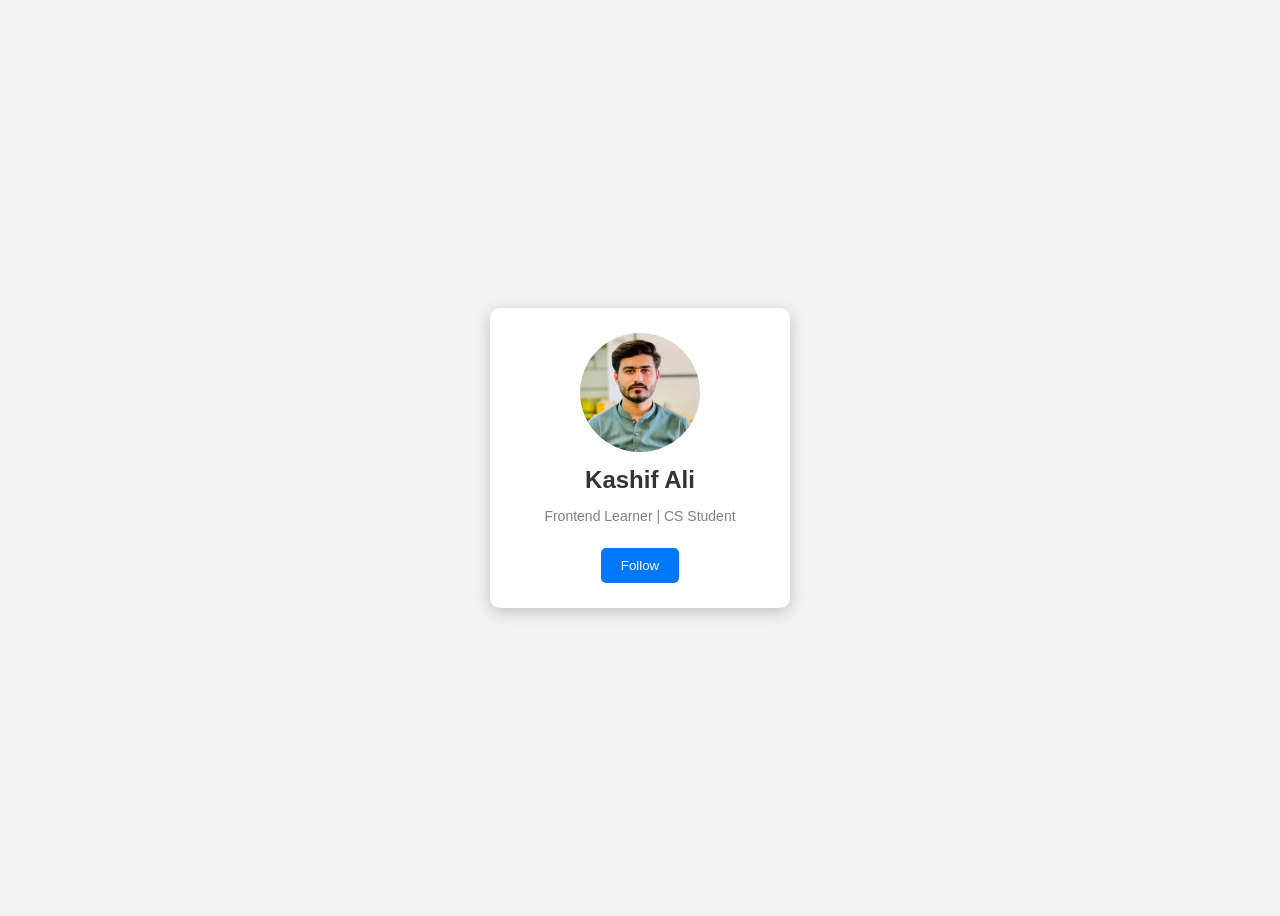
<file: 01. Profile Card/index.html>
<!doctype html>
<html lang="en">
  <head>
    <meta charset="UTF-8" />
    <meta name="viewport" content="width=device-width, initial-scale=1.0" />
    <link rel="stylesheet" href="style.css">
    <title>Profile Card</title>
  </head>
  <body>
   
    <div class="card">
      <img src="images/WhatsApp Image 2026-03-10 at 7.41.36 PM.jpeg" alt="profile" />
      <h2>Kashif Ali</h2>
      <p>Frontend Learner | CS Student</p>
      <button>Follow</button>
    
    </div>
  </body>
</html>
</file>
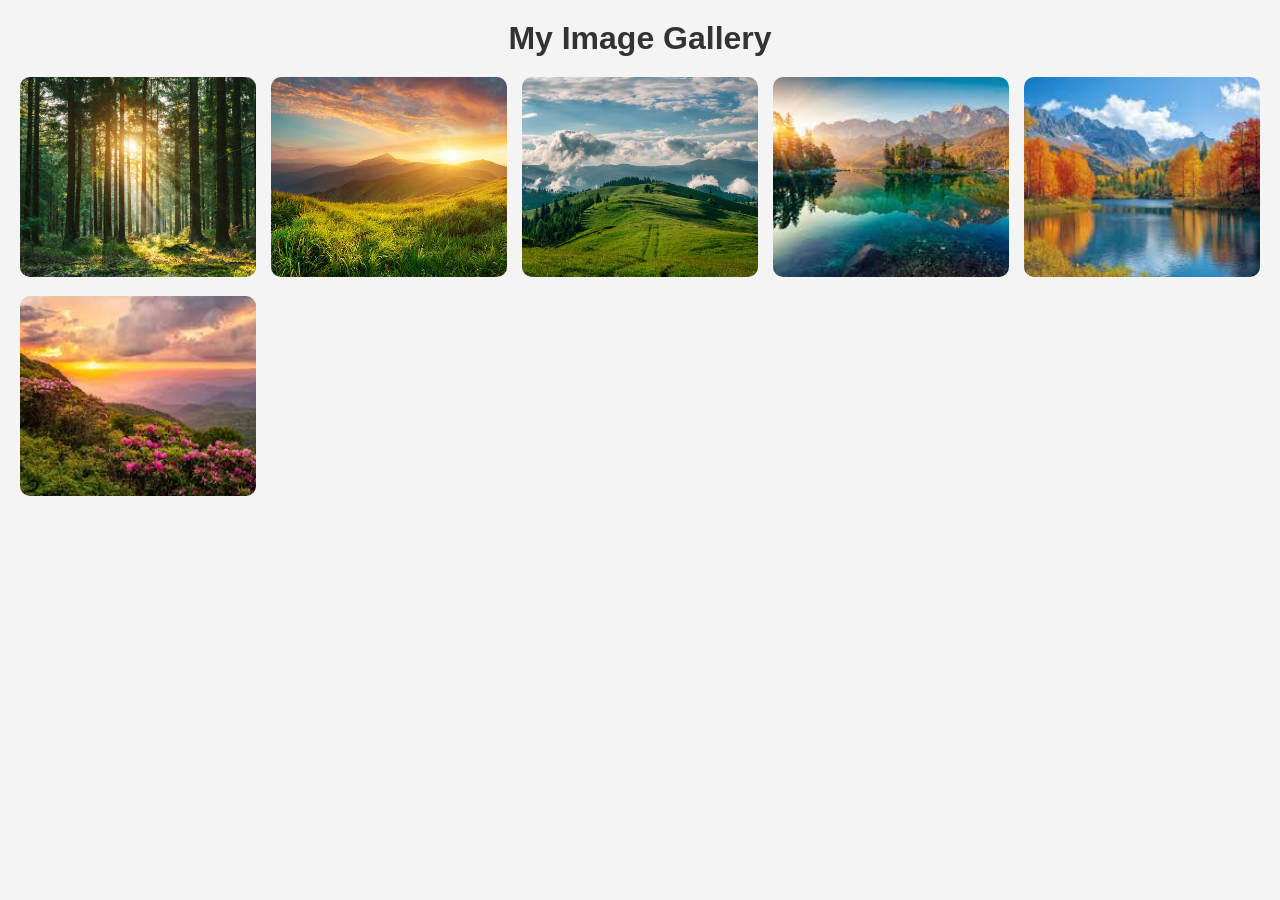
<file: 04. Responsive Image Gallery/index.html>
<!doctype html>
<html lang="en">
  <head>
    <meta charset="UTF-8" />
    <meta name="viewport" content="width=device-width, initial-scale=1.0" />
    <link rel="stylesheet" href="style.css">
    <title>Image Gallery</title>
  </head>
    <body>
    
    <h1>My Image Gallery</h1>

    <div class="gallery">
      <div class="item">
        <img src="images/img1.jpg" alt="Image 1" />
      </div>

      <div class="item">
        <img src="images/img2.jpg" alt="Image 2" />
      </div>

      <div class="item">
        <img src="images/img3.jpg" alt="Image 3" />
      </div>

      <div class="item">
        <img src="images/img4.jpeg" alt="Image 4" />
      </div>

      <div class="item">
        <img src="images/img5.jpeg" alt="Image 5" />
      </div>

      <div class="item">
        <img src="images/img6.jpeg" alt="Image 6" />
      </div>
    </div>
  
    </body>
</html>
</file>
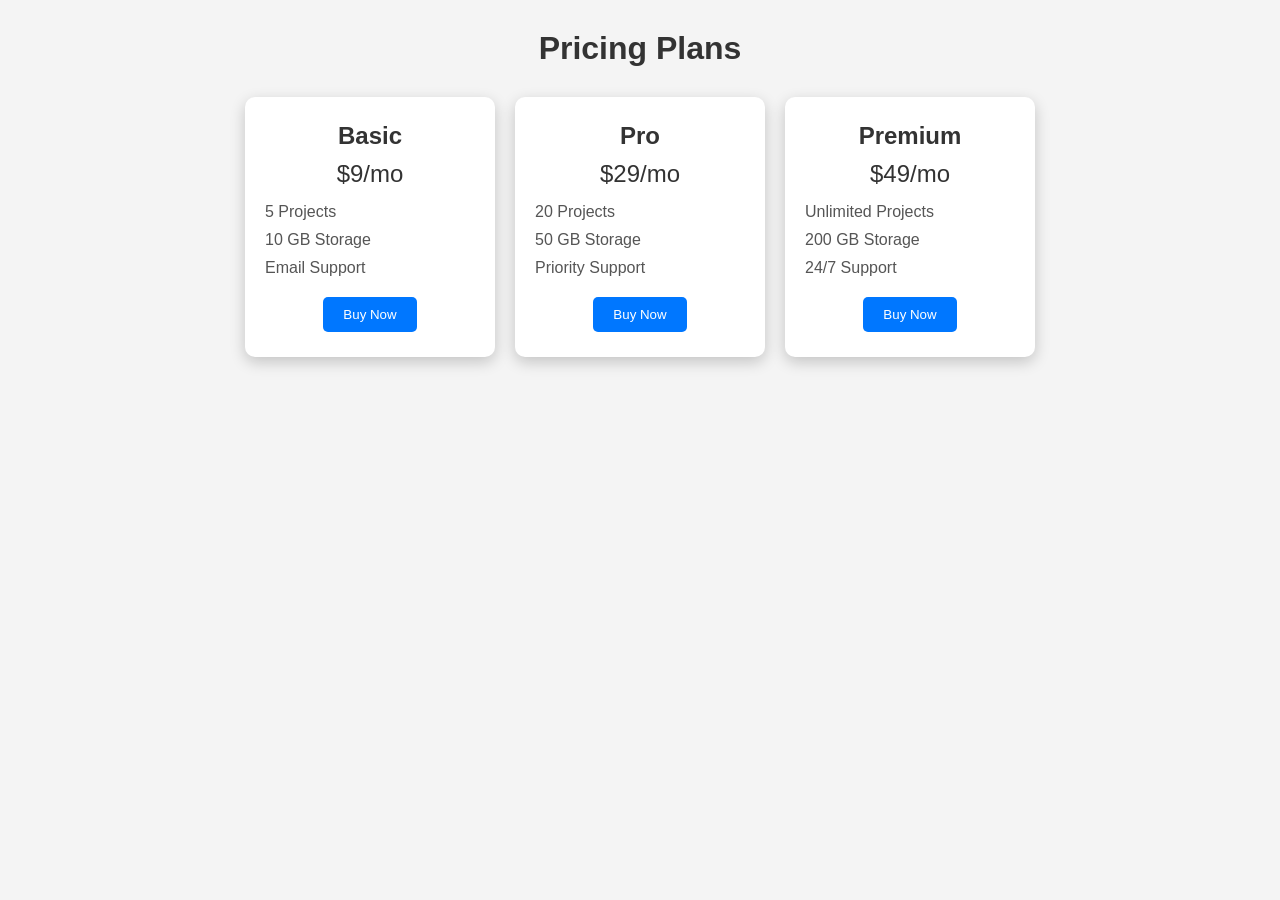
<file: 05. Pricing Card UI/index.html>
<!doctype html>
<html lang="en">
  <head>
    <meta charset="UTF-8" />
    <meta name="viewport" content="width=device-width, initial-scale=1.0" />
    <link rel="stylesheet" href="style.css" />
    <title>Pricing Card UI</title>
  </head>
  <body>
    <h1>Pricing Plans</h1>

    <div class="pricing-container">
      
        <div class="card">
        <h2>Basic</h2>
        <p class="price">$9/mo</p>
        <ul>
          <li>5 Projects</li>
          <li>10 GB Storage</li>
          <li>Email Support</li>
        </ul>
        <button>Buy Now</button>
      </div>

      <div class="card">
        <h2>Pro</h2>
        <p class="price">$29/mo</p>
        <ul>
          <li>20 Projects</li>
          <li>50 GB Storage</li>
          <li>Priority Support</li>
        </ul>
        <button>Buy Now</button>
      </div>

      <div class="card">
        <h2>Premium</h2>
        <p class="price">$49/mo</p>
        <ul>
          <li>Unlimited Projects</li>
          <li>200 GB Storage</li>
          <li>24/7 Support</li>
        </ul>
        <button>Buy Now</button>
      </div>
   
    </div>
  </body>
</html>
</file>
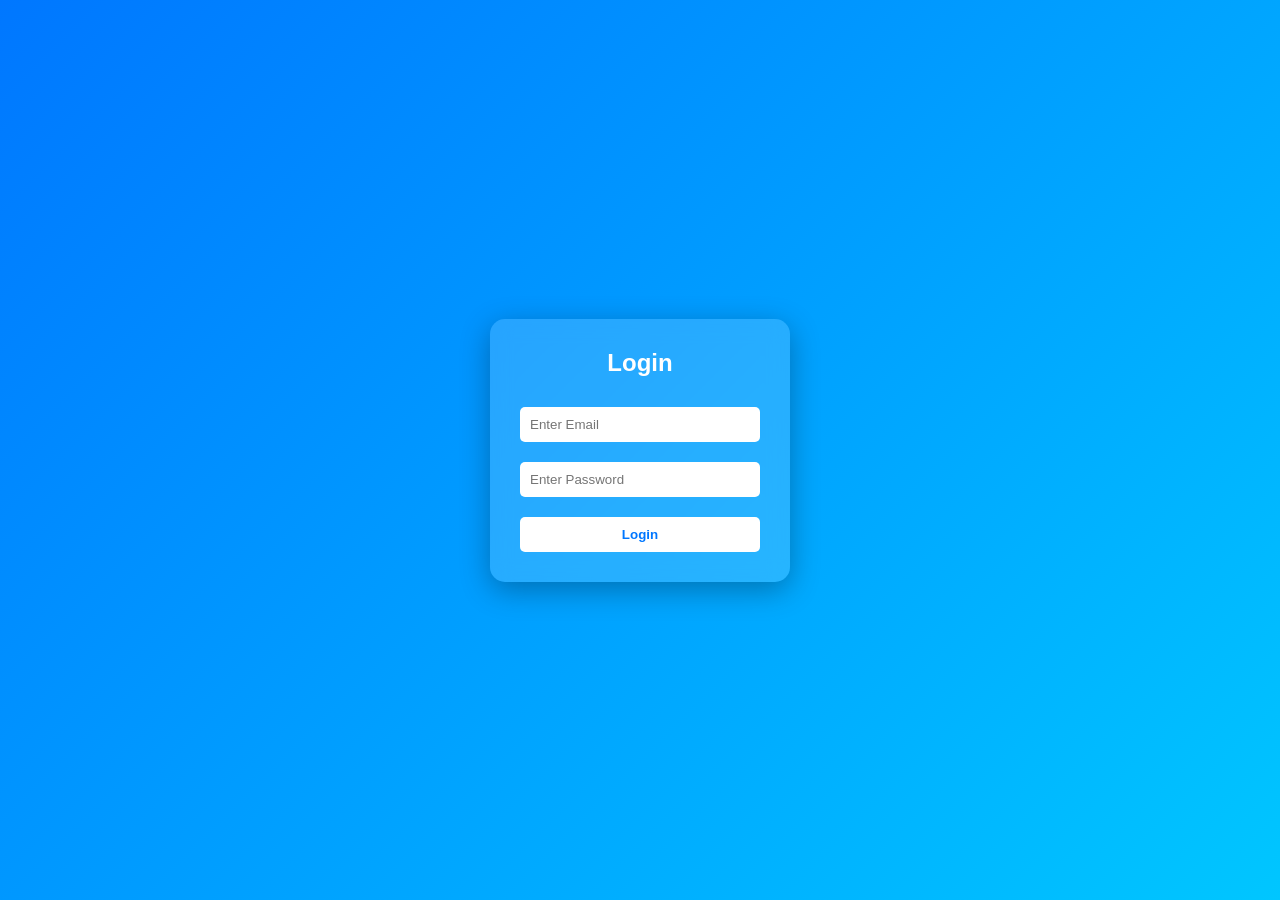
<file: 07. Glass Login Form/index.html>
<!doctype html>
<html lang="en">
  <head>
    <meta charset="UTF-8" />
    <meta name="viewport" content="width=device-width, initial-scale=1.0" />
    <link rel="stylesheet" href="style.css" />
    <title>Glass Login Form</title>
  </head>
  <body>
    
    <div class="login-box">
      <h2>Login</h2>

      <input type="email" placeholder="Enter Email" />
      <input type="password" placeholder="Enter Password" />

      <button>Login</button>
    </div>
  
  </body>
</html>
</file>
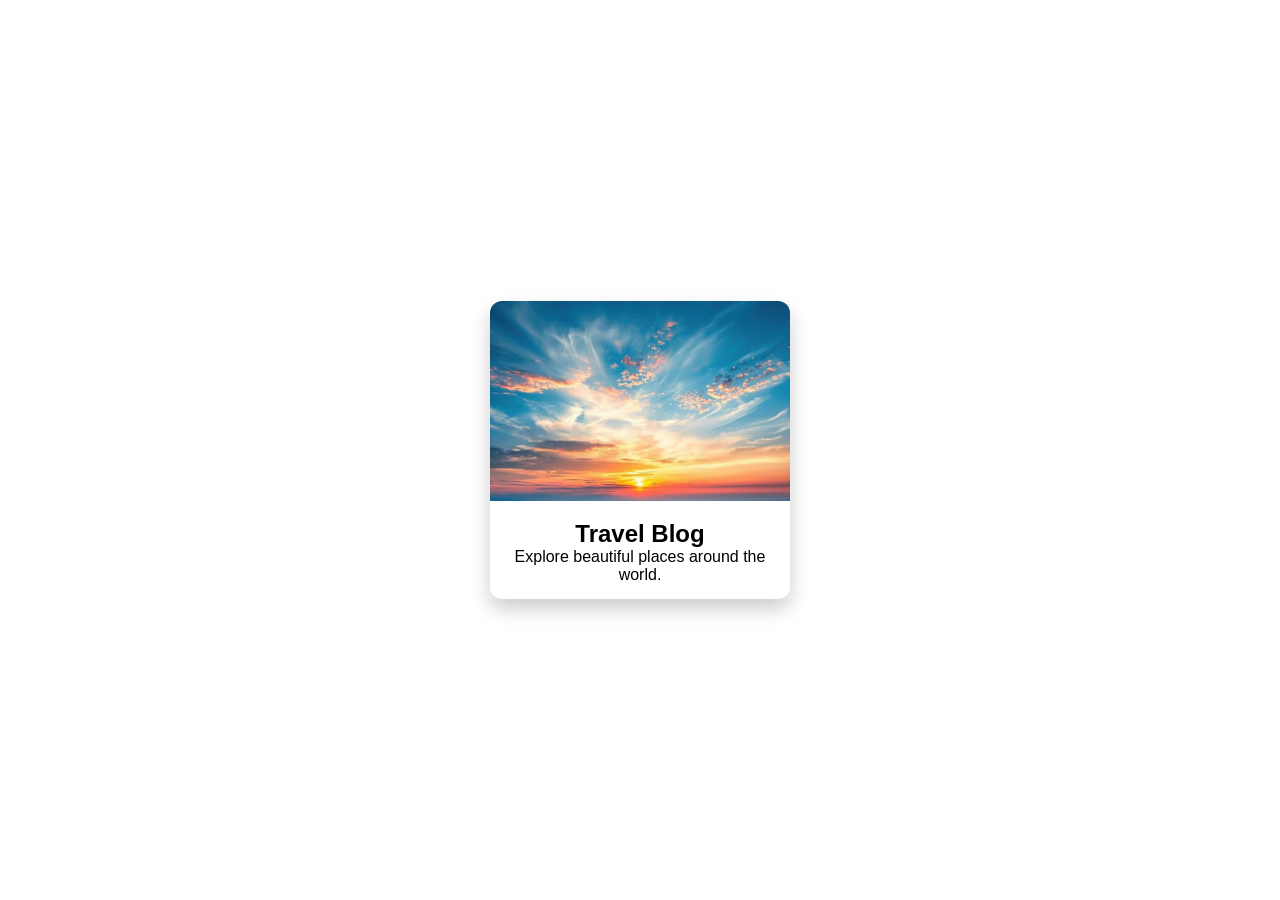
<file: 08. 3D Card Hover/index.html>
<!doctype html>
<html lang="en">
  <head>
    <meta charset="UTF-8" />
    <meta name="viewport" content="width=device-width, initial-scale=1.0" />
    <link rel="stylesheet" href="style.css">
    <title>3D Card Hover</title>
  </head>
  <body>

    <div class="card">
      <img src="images/img1.jpg" alt="card image" />
      <div class="card-content">
        <h2>Travel Blog</h2>
        <p>Explore beautiful places around the world.</p>
      </div>
    </div>
    
  </body>
</html>
</file>
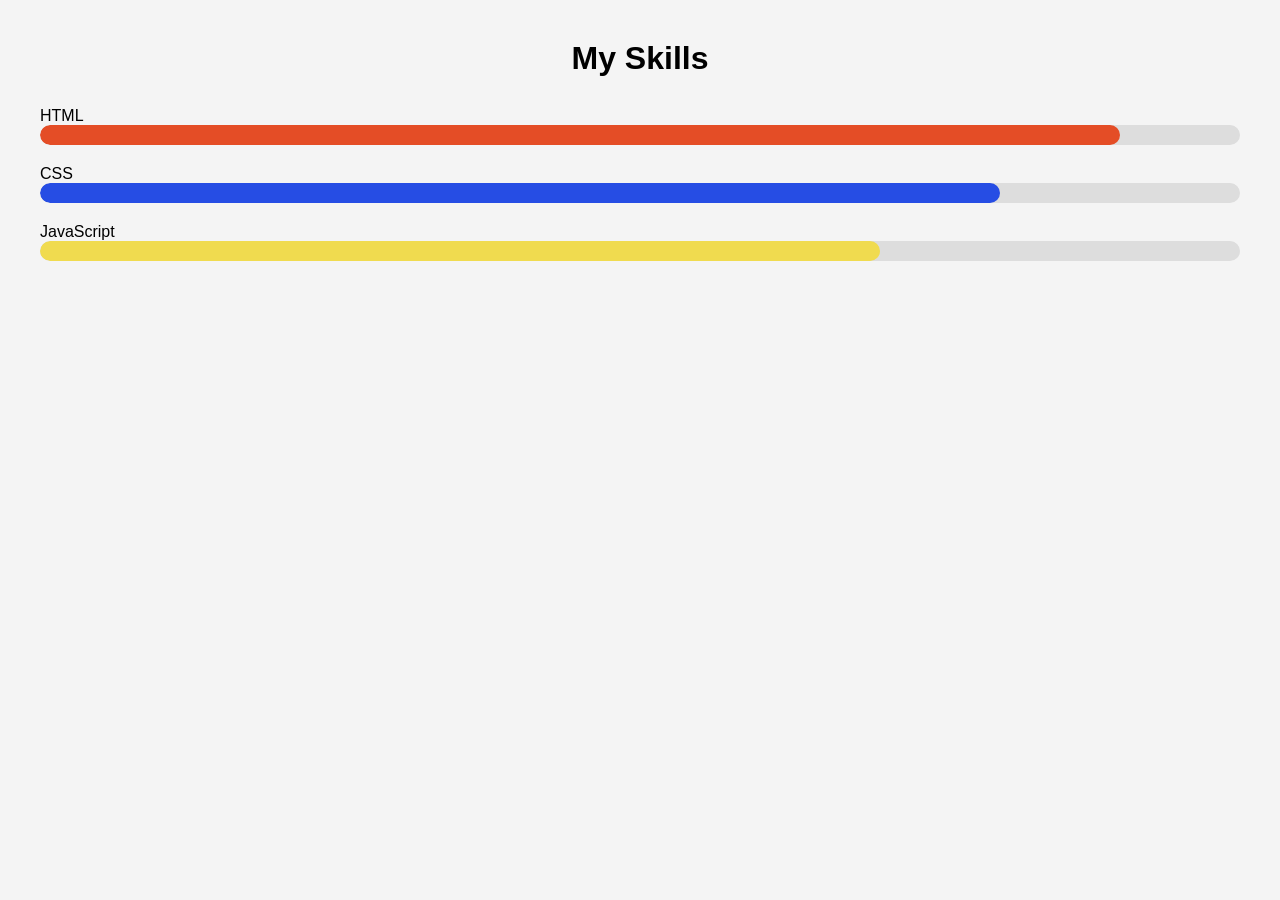
<file: 09.Animated Skill/index.html>
<!doctype html>
<html lang="en">
  <head>
    <meta charset="UTF-8" />
    <meta name="viewport" content="width=device-width, initial-scale=1.0" />
    <link rel="stylesheet" href="style.css" />
    <title>Skill Bars</title>
  </head>
 <body>
   
    <h1>My Skills</h1>

    <div class="skill">
      <p>HTML</p>
      <div class="bar">
        <div class="progress html"></div>
      </div>
    </div>

    <div class="skill">
      <p>CSS</p>
      <div class="bar">
        <div class="progress css"></div>
      </div>
    </div>

    <div class="skill">
      <p>JavaScript</p>
      <div class="bar">
        <div class="progress js"></div>
      </div>
    </div>

 </body>
</html>
</file>
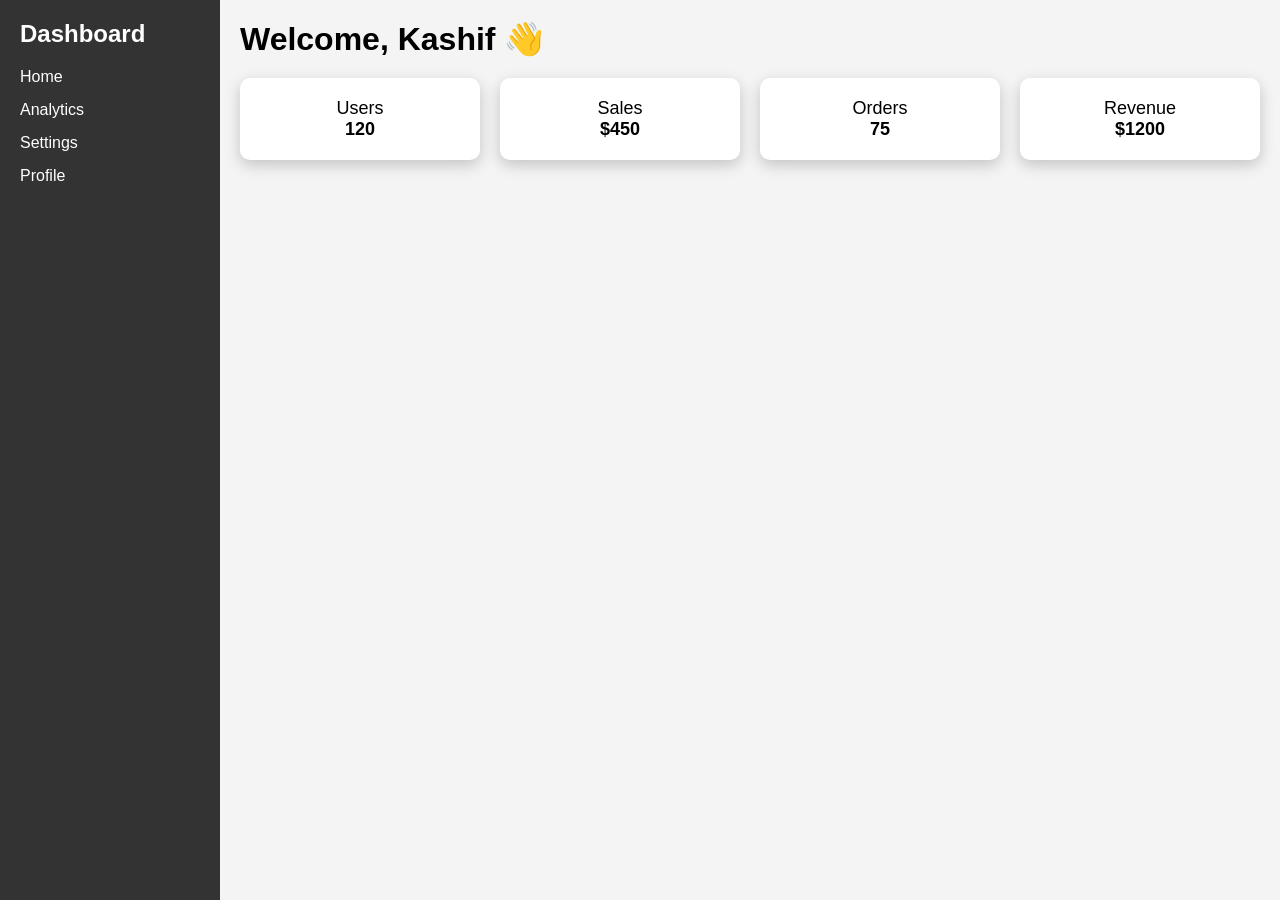
<file: 10. Modern Dashboard UI/index.html>
<!doctype html>
<html lang="en">
  <head>
    <meta charset="UTF-8" />
    <meta name="viewport" content="width=device-width, initial-scale=1.0" />
    <link rel="stylesheet" href="style.css">
    <title>Modern Dashboard UI</title>
  </head>
  <body>
    <div class="container">
      <!-- Sidebar -->
      <div class="sidebar">
        <h2>Dashboard</h2>
        <ul>
          <li>Home</li>
          <li>Analytics</li>
          <li>Settings</li>
          <li>Profile</li>
        </ul>
      </div>

      <!-- Main Content -->
      <div class="main">
        <h1>Welcome, Kashif 👋</h1>

        <div class="cards">
          <div class="card">Users<br /><strong>120</strong></div>
          <div class="card">Sales<br /><strong>$450</strong></div>
          <div class="card">Orders<br /><strong>75</strong></div>
          <div class="card">Revenue<br /><strong>$1200</strong></div>
        </div>
      </div>
    </div>
  </body>
</html>
</file>
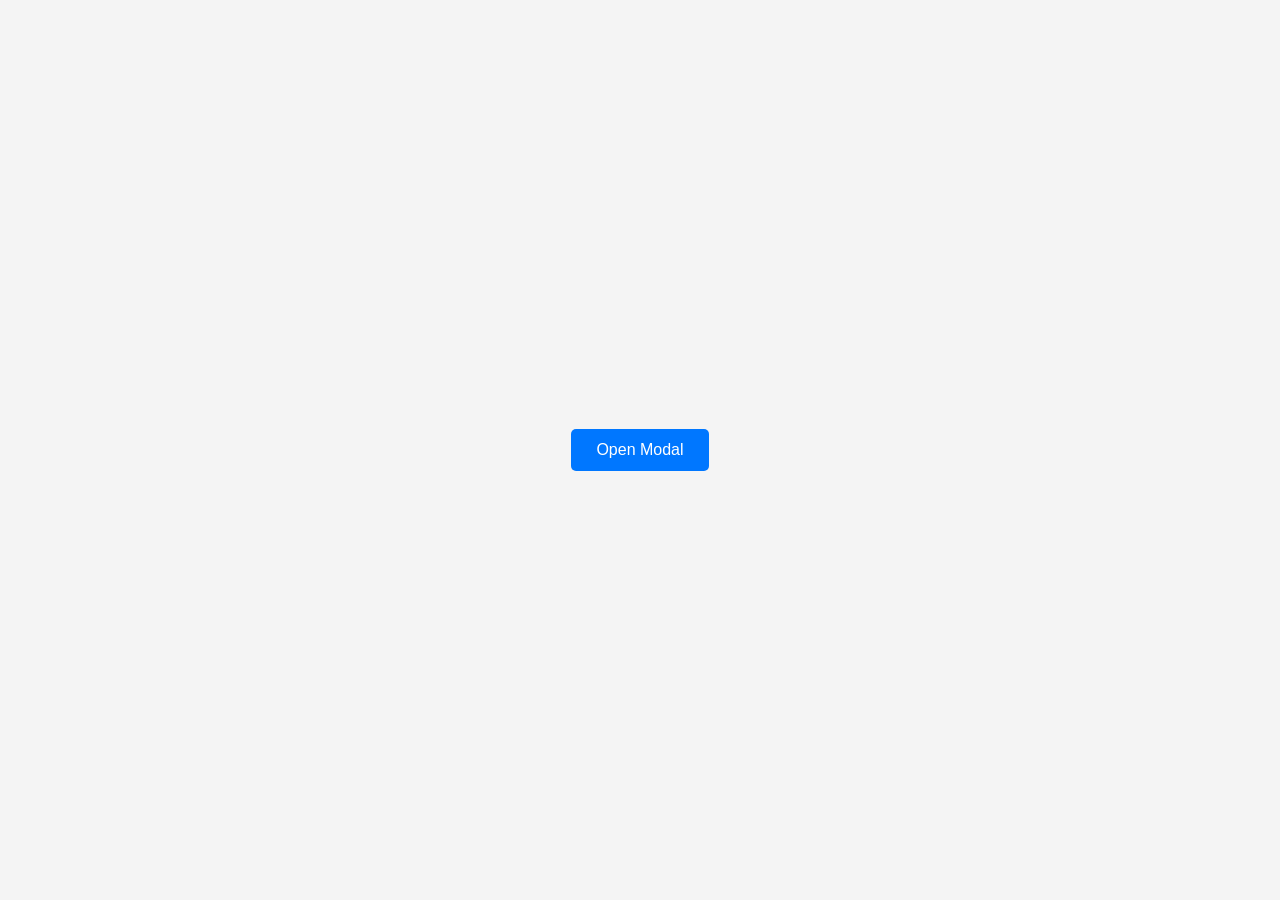
<file: 11. Modal Popup (CSS Only)/index.html>
<!doctype html>
<html lang="en">
  <head>
    <meta charset="UTF-8" />
    <meta name="viewport" content="width=device-width, initial-scale=1.0" />
    <link rel="stylesheet" href="style.css">
    <title>Modal Popup (CSS Only)</title>
  </head>
  <body>
    <a href="#modal" class="open-btn">Open Modal</a>

    <div id="modal" class="modal">
      <div class="modal-content">
        <h2>Hello Kashif 👋</h2>
        <p>This is a CSS-only modal popup.</p>
        <a href="#" class="close-btn">Close</a>
      </div>
    </div>
  </body>
</html>
</file>
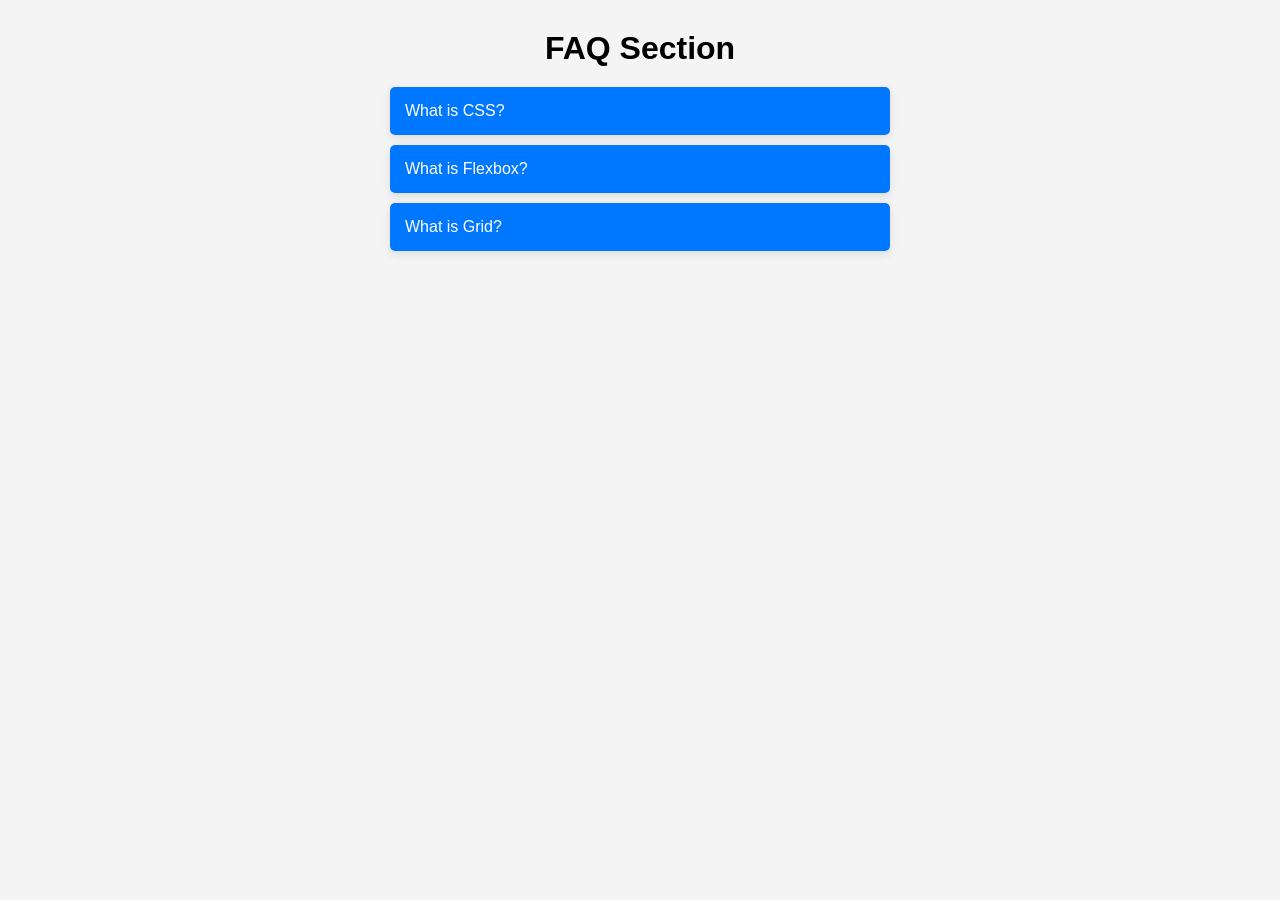
<file: 12. Accordion (FAQ Section)/index.html>
<!doctype html>
<html lang="en">
  <head>
    <meta charset="UTF-8" />
    <meta name="viewport" content="width=device-width, initial-scale=1.0" />
    <link rel="stylesheet" href="style.css">
    <title>ccordion (FAQ Section)</title>
  </head>
  <body>
    
    <h1>FAQ Section</h1>

    <div class="accordion">
      <div class="item">
        <input type="checkbox" id="q1" />
        <label for="q1">What is CSS?</label>
        <div class="content">
          <p>CSS is used to style and design web pages.</p>
        </div>
      </div>

      <div class="item">
        <input type="checkbox" id="q2" />
        <label for="q2">What is Flexbox?</label>
        <div class="content">
          <p>Flexbox is used to align items in rows or columns.</p>
        </div>
      </div>

      <div class="item">
        <input type="checkbox" id="q3" />
        <label for="q3">What is Grid?</label>
        <div class="content">
          <p>Grid is used for creating complex layouts.</p>
        </div>
      </div>
    </div>
    
  </body>
</html>
</file>
<file: 01. Profile Card/style.css>
body{
  height:100vh;
  display:flex;
  justify-content:center;
  align-items:center;
  background:#f2f2f2;
  font-family:Arial, Helvetica, sans-serif;
}

.card{
  background:white;
  padding:25px;
  width:250px;
  text-align:center;
  border-radius:10px;
  box-shadow:0 4px 15px rgba(0,0,0,0.2);
}

.card img{
  width:120px;
  border-radius:50%;
}

.card h2{
  margin:10px 0;
  color:#333;
}

.card p{
  color:gray;
  font-size:14px;
}

button{
  margin-top:10px;
  padding:10px 20px;
  border:none;
  background:#0077ff;
  color:white;
  border-radius:5px;
  cursor:pointer;
  transition:0.3s;
}

button:hover{
  background:#0055cc;
}
</file>
<file: 04. Responsive Image Gallery/style.css>
*{
    margin:0;
    padding:0;
    box-sizing:border-box;
    font-family:Arial, sans-serif;
}

body{
    background-color: #f4f4f4;
    padding: 20px;
    text-align: center;
}

h1{
    margin-bottom: 20px;
    color: #333;
}

.gallery{
    display: grid;
    grid-template-columns:repeat(auto-fit, minmax(200px, 1fr));
    gap: 15px;
}

.gallery img{
    width: 100%;
    height: 200px;
    object-fit: cover;
    border-radius: 10px;
    transition: transform 0.3s ease, box-shadow 0.3s ease;
}

.gallery img:hover{
    transform: scale(1.05);
      box-shadow:0 10px 20px rgba(0,0,0,0.3);
}

@media(max-width:500px){
    .gallery img{
        height: 150px;
    }
}
</file>
<file: 05. Pricing Card UI/style.css>
*{
    margin:0;
    padding:0;
    box-sizing:border-box;
    font-family:Arial, sans-serif;
}

body{
    background:#f4f4f4;
    text-align:center;
    padding:30px;
}

h1{
    margin-bottom: 30px;
    color: #333;
}

.pricing-container{
    display: flex;
    justify-content: center;
    gap: 20px;
    flex-wrap: wrap;
}

.card{
    background: white;
    padding: 25px 20px;
    width: 250px;
    border-radius: 10px;
    box-shadow:0 5px 15px rgba(0,0,0,0.2);
    transition:transform 0.3s ease, box-shadow 0.3s ease;
}

.card:hover{
    transform: translateY(-10px);
    box-shadow:0 15px 30px rgba(0,0,0,0.3);
}

.card h2{
    color: #333;
    margin-bottom: 10px;
}

.card .price{
    font-size: 24px;
    margin-bottom: 15px;
    color: #333;
}

.card ul{
    list-style: none;
    text-align: left;
    margin-bottom: 20px;
}

.card ul li{
    margin: 10px 0;
    color: #555;
}

button{
    padding: 10px 20px;
    border: none;
    border-radius: 5px;
    background: #0077ff;
    color: white;
    cursor: pointer;
    transition: 0.3s;
}

button:hover{
    background: #0055cc;
}
</file>
<file: 07. Glass Login Form/style.css>
* {
  margin: 0;
  padding: 0;
  box-sizing: border-box;
  font-family: Arial, sans-serif;
}

body {
    height: 100vh;
    display: flex;
    justify-content: center;
    align-items: center;
    background:linear-gradient(135deg,#0077ff,#00c6ff);
}

.login-box {
  width: 300px;
  padding: 30px;
  background: rgba(255, 255, 255, 0.15);
  border-radius: 15px;
  backdrop-filter: blur(10px);
  box-shadow: 0 8px 30px rgba(0, 0, 0, 0.3);
  text-align: center;
  color: white;
}

.login-box h2 {
  margin-bottom: 20px;
}

.login-box input {
  width: 100%;
  padding: 10px;
  margin: 10px 0;
  border: none;
  border-radius: 5px;
  outline: none;
}

.login-box button {
  width: 100%;
  padding: 10px;
  margin-top: 10px;
  border: none;
  border-radius: 5px;
  background: white;
  color: #0077ff;
  font-weight: bold;
  cursor: pointer;
  transition: 0.3s;
}

.login-box button:hover {
  background: #e6e6e6;
}
</file>
<file: 08. 3D Card Hover/style.css>
* {
  margin: 0;
  padding: 0;
  box-sizing: border-box;
  font-family: Arial, sans-serif;
}

body{
    height: 100vh;
    display: flex;
    justify-content: center;
    align-items: center;
    perspective: 1000px;
}

.card {
  width: 300px;
  background: white;
  border-radius: 12px;
  overflow: hidden;
  box-shadow: 0 10px 20px rgba(0, 0, 0, 0.2);
  transition:
    transform 0.4s ease,
    box-shadow 0.4s ease;
}

.card img {
  width: 100%;
  height: 200px;
  object-fit: cover;
}

.card-content {
  padding: 15px;
  text-align: center;
}

.card:hover {
  transform: rotateY(10deg) rotateX(5deg) scale(1.05);
  box-shadow: 0 20px 40px rgba(0, 0, 0, 0.3);
}
</file>
<file: 09.Animated Skill/style.css>
*{
margin:0;
padding:0;
box-sizing:border-box;
font-family:Arial, sans-serif;
}

body{
    background-color: #f4f4f4;
    padding: 40px;
}

h1{
    text-align: center;
    margin-bottom: 30px;
}

.skill{
    margin: 20px 0;
}

.bar{
    width: 100%;
    height: 20px;
    background: #ddd;
    border-radius: 10px;
    overflow: hidden;
}

.progress{
    height: 100%;
    width: 0;
    border-radius: 10px;
    animation: fill 2s forwards;
}

.html{
    background:#e44d26;
    animation-delay: 0.3s;
    width: 90%;
}

.css{
    background:#264de4;
    animation-delay: 0.5s;
    width: 80%;
}

.js{
    background:#f0db4f;
    animation-delay: 0.7s;
    width: 70%;
}

@keyframes fill{
    from{
        width: 0;
    }
    to{
        /* width: 100; */
    }
}
</file>
<file: 10. Modern Dashboard UI/style.css>
* {
  margin: 0;
  padding: 0;
  box-sizing: border-box;
  font-family: Arial, Helvetica, sans-serif;
}

body {
  background: #f4f4f4;
}

.container {
  display: flex;
  height: 100vh;
}

/* Sidebar */
.sidebar{
    width: 220px;
    background: #333;
    color: white;
    padding: 20px;
}

.sidebar h2{
    margin-bottom: 20px;
}

.sidebar ul{
    list-style: none;
}

.sidebar ul li{
    margin: 15px 0;
    cursor: pointer;
    transition: 0.3s;
}

.sidebar ul li:hover{
    color: #00c3ff;
}

/* Main */
.main{
    flex: 1;
    padding: 20px;
}

.cards{
    display: grid;
    grid-template-columns:repeat(auto-fit, minmax(200px, 1fr));
    gap: 20px;
    margin-top: 20px;
}

.card{
    background: white;
    padding: 20px;
    border-radius: 10px;
    box-shadow:0 5px 15px rgba(0,0,0,0.2);
    text-align: center;
    font-size: 18px;
}
</file>
<file: 11. Modal Popup (CSS Only)/style.css>
* {
  margin: 0;
  padding: 0;
  box-sizing: border-box;
  font-family: Arial, sans-serif;
}

body {
  height: 100vh;
  display: flex;
  justify-content: center;
  align-items: center;
  background: #f4f4f4;
}

/* Button */
.open-btn {
  padding: 12px 25px;
  background: #0077ff;
  color: white;
  text-decoration: none;
  border-radius: 5px;
}

/* Modal */
.modal {
  position: fixed;
  top: 0;
  left: 0;
  height: 100%;
  width: 100%;
  background: rgba(0, 0, 0, 0.6);
  display: flex;
  justify-content: center;
  align-items: center;
  opacity: 0;
  visibility: hidden;
  transition: 0.3s;
}

/* Show modal */
.modal:target {
  opacity: 1;
  visibility: visible;
}

/* Modal box */
.modal-content {
  background: white;
  padding: 30px;
  border-radius: 10px;
  text-align: center;
  width: 300px;
  transform: scale(0.8);
  transition: 0.3s;
}

.modal:target .modal-content{
    transform: scale(1);
}

.close-btn{
    display: inline-block;
    margin-top: 15px;
    padding: 8px 16px;
    background: red;
    color: white;
    text-decoration: none;
    border-radius: 5px;
}
</file>
<file: 12. Accordion (FAQ Section)/style.css>
* {
  margin: 0;
  padding: 0;
  box-sizing: border-box;
  font-family: Arial, sans-serif;
}

body {
  padding: 30px;
  background: #f4f4f4;
}

h1 {
  text-align: center;
  margin-bottom: 20px;
}

.accordion {
  max-width: 500px;
  margin: auto;
}

.item {
  background: white;
  margin: 10px 0;
  border-radius: 5px;
  overflow: hidden;
  box-shadow: 0 3px 10px rgba(0, 0, 0, 0.1);
}

label {
  display: block;
  padding: 15px;
  background: #0077ff;
  color: white;
  cursor: pointer;
}

.content {
  max-height: 0px;
  overflow: hidden;
  transition: max-height 0.3s ease;
  padding: 0 15px;
  background: #fafafa;
}

.content p{
    padding: 10px o;
}

/* Toggle */
input:checked + label + .content{
max-height:100px;
}

/* Hide checkbox */
input{
display:none;
}
</file>
